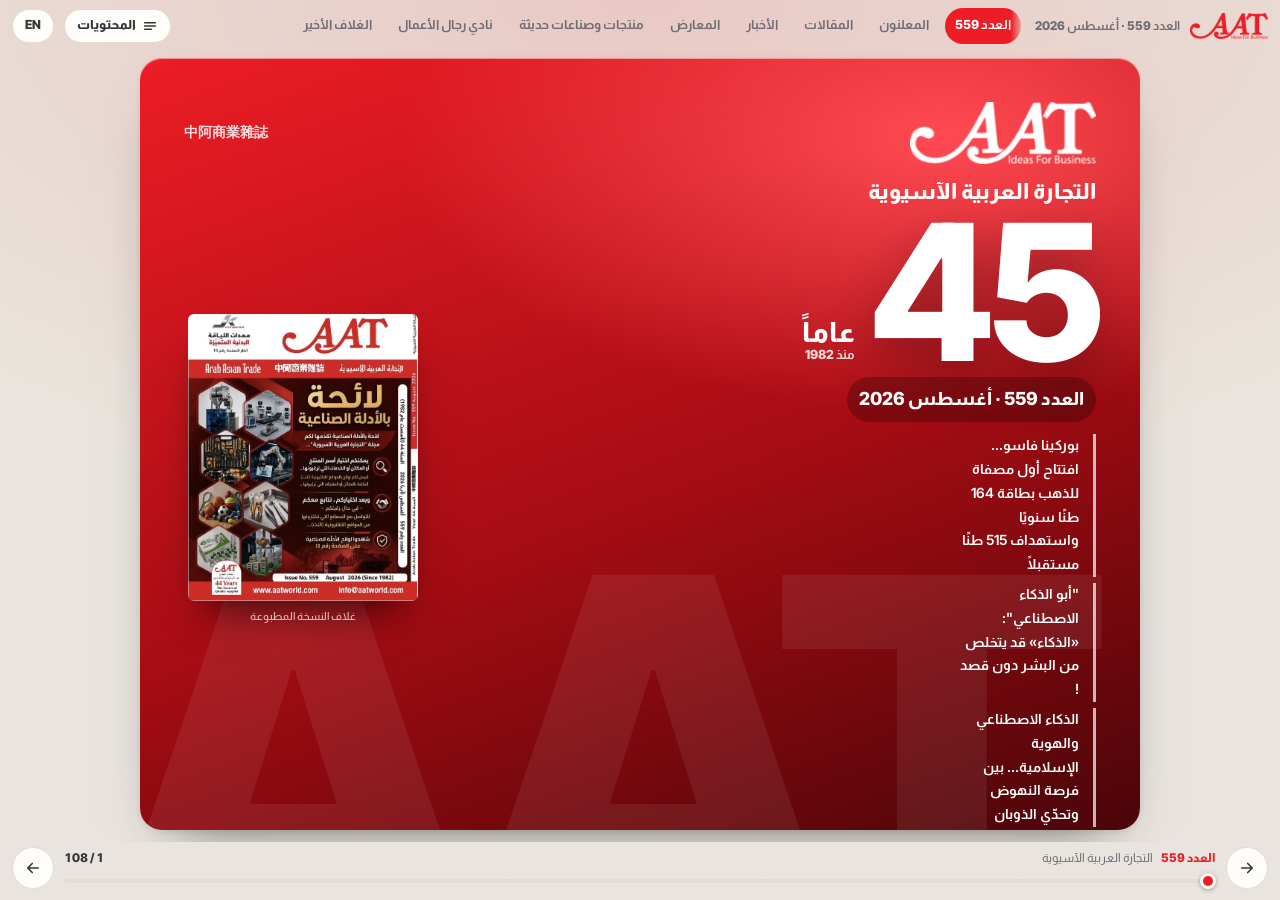
<file: issue.html>
<!doctype html>
<html lang="en" dir="ltr">
<head>
<meta charset="utf-8">
<meta name="viewport" content="width=device-width, initial-scale=1, viewport-fit=cover">
<title>AAT Issue 559</title>
<meta name="description" content="Arab Asian Trade, issue 559: the whole issue as one swipeable digital magazine.">
<link rel="icon" href="assets/img/logo.png" type="image/png">
<link rel="stylesheet" href="assets/css/issue.css">
</head>
<body>
<div id="iz">
  <header class="iz-top"><img src="assets/img/logo.png" alt="AAT, Ideas For Business"><span id="iz-issue"></span><nav id="iz-tabs" aria-label="Sections"></nav><button type="button" class="iz-b" id="iz-toc" data-act="toc"><svg viewBox="0 0 24 24" fill="none" stroke="currentColor" stroke-width="2.2" stroke-linecap="round"><path d="M4 7h16M4 12h16M4 17h10"/></svg><span>Contents</span></button><button type="button" class="iz-b" id="iz-lang" data-act="lang" aria-label="Language">ع</button></header>
  <main id="deck" tabindex="-1"></main>
  <footer class="iz-bar"><button type="button" class="iz-nav" id="iz-prev" data-act="prev"><svg viewBox="0 0 24 24" width="18" height="18" fill="none" stroke="currentColor" stroke-width="2.2" stroke-linecap="round" stroke-linejoin="round"><path d="M5 12h14M13 6l6 6-6 6"/></svg></button><div class="iz-mid"><div class="iz-meta"><span id="iz-sec"></span><span id="iz-ttl"></span><span id="iz-num"></span></div><input id="iz-range" type="range" min="0" max="1" value="0" step="1" aria-label="Page"></div><button type="button" class="iz-nav" id="iz-next" data-act="next"><svg viewBox="0 0 24 24" width="18" height="18" fill="none" stroke="currentColor" stroke-width="2.2" stroke-linecap="round" stroke-linejoin="round"><path d="M5 12h14M13 6l6 6-6 6"/></svg></button></footer>
</div>
<div id="iz-zoom" hidden role="dialog" aria-label="Advert"></div>
<noscript><p style="padding:16px;text-align:center">This magazine needs JavaScript.</p></noscript>
<script src="assets/js/config.js"></script>
<script src="assets/js/data/data.js"></script>
<script src="assets/js/data/issue.js"></script>
<script src="assets/js/data/extra.js"></script>
<script src="assets/js/data/extra2.js"></script>
<script src="assets/js/i18n.js"></script>
<script src="assets/js/custom.js"></script>
<script src="assets/js/core.js"></script>
<script src="assets/js/brand.js"></script>
<script src="assets/js/issue.js"></script>
</body>
</html>
</file>
<file: assets/css/issue.css>
/* AAT issue: one swipeable magazine */
@font-face { font-family: "Inter Tight"; font-weight: 400; font-display: swap; src: url("../fonts/inter-tight-latin-400-normal.woff2") format("woff2"); }
@font-face { font-family: "Inter Tight"; font-weight: 600; font-display: swap; src: url("../fonts/inter-tight-latin-600-normal.woff2") format("woff2"); }
@font-face { font-family: "Inter Tight"; font-weight: 800; font-display: swap; src: url("../fonts/inter-tight-latin-800-normal.woff2") format("woff2"); }
@font-face { font-family: "Almarai"; font-weight: 400; font-display: swap; src: url("../fonts/almarai-arabic-400-normal.woff2") format("woff2"); }
@font-face { font-family: "Almarai"; font-weight: 700; font-display: swap; src: url("../fonts/almarai-arabic-700-normal.woff2") format("woff2"); }
@font-face { font-family: "Almarai"; font-weight: 800; font-display: swap; src: url("../fonts/almarai-arabic-800-normal.woff2") format("woff2"); }
:root { --red: #EC1D25; --sec: #EC1D25; --bg: #E9E5DE; --paper: #FFFDF9; --ink: #121214; --text: #34343A; --muted: #6C6C75; --line: #E2DDD3; --font: "Inter Tight", "Segoe UI", system-ui, sans-serif; --ease: cubic-bezier(.2, .8, .2, 1); --top: 52px; --bar: 58px; }
html[lang="ar"] { --font: "Almarai", "Inter Tight", Tahoma, sans-serif; }
@media (prefers-color-scheme: dark) { :root:not([data-theme="light"]) { --bg: #0E0F12; --paper: #17181C; --ink: #F4F4F6; --text: #D3D3DA; --muted: #9A9AA5; --line: #2A2B31; } }
:root[data-theme="dark"] { --bg: #0E0F12; --paper: #17181C; --ink: #F4F4F6; --text: #D3D3DA; --muted: #9A9AA5; --line: #2A2B31; }
* { box-sizing: border-box; } html, body { height: 100%; margin: 0; }
body { background: var(--bg); color: var(--text); font: 400 16px/1.6 var(--font); -webkit-font-smoothing: antialiased; overflow: hidden; }
html[lang="ar"] body { line-height: 1.85; }
button { font: inherit; color: inherit; cursor: pointer; } a { color: inherit; } img { max-width: 100%; display: block; }
#iz { height: 100dvh; display: grid; grid-template-rows: var(--top) minmax(0, 1fr) var(--bar); background: radial-gradient(120% 80% at 50% 0, color-mix(in srgb, var(--sec) 14%, var(--bg)), var(--bg) 70%); transition: background .6s; }
.iz-top { display: flex; align-items: center; gap: 10px; padding: 0 12px; min-width: 0; }
.iz-top img { height: 26px; width: auto; flex: none; } #iz-issue { font-size: 12px; font-weight: 700; color: var(--muted); white-space: nowrap; }
#iz-tabs { flex: 1; min-width: 0; display: flex; gap: 6px; overflow-x: auto; scrollbar-width: none; padding-inline: 4px; mask: linear-gradient(to right, transparent, #000 14px, #000 calc(100% - 14px), transparent); -webkit-mask: linear-gradient(to right, transparent, #000 14px, #000 calc(100% - 14px), transparent); } #iz-tabs::-webkit-scrollbar { display: none; }
#iz-tabs button { flex: none; border: 0; background: none; padding: 6px 10px; border-radius: 999px; font-size: 12.5px; font-weight: 700; color: var(--muted); white-space: nowrap; transition: background-color .25s, color .25s; }
#iz-tabs button.on { background: var(--a); color: #fff; }
.iz-b { flex: none; display: inline-flex; align-items: center; gap: 6px; height: 34px; padding: 0 12px; border-radius: 999px; border: 1px solid var(--line); background: var(--paper); font-size: 12.5px; font-weight: 800; }
.iz-b svg { width: 16px; height: 16px; } #iz-lang { min-width: 40px; justify-content: center; }
@media (max-width: 700px) { #iz-issue { display: none; } #iz-toc span { display: none; } #iz-toc { padding: 0 9px; } }
/* deck */
#deck { display: flex; overflow-x: auto; overflow-y: hidden; scroll-snap-type: x mandatory; scrollbar-width: none; overscroll-behavior-x: contain; perspective: 1800px; } #deck::-webkit-scrollbar { display: none; }
.pg { flex: 0 0 100%; min-width: 0; height: 100%; scroll-snap-align: center; scroll-snap-stop: always; display: grid; place-items: center; padding: 4px 10px 8px; }
.sheet { width: min(100%, 560px); height: 100%; background: var(--paper); border-radius: 18px; overflow-x: hidden; overflow-y: auto; overscroll-behavior-y: contain; scrollbar-width: thin; box-shadow: 0 1px 0 rgba(255, 255, 255, .5) inset, 0 30px 60px -34px rgba(0, 0, 0, .55), 0 2px 6px rgba(0, 0, 0, .08); position: relative; transform-origin: 50% 50%; }
@media (min-width: 900px) { .pg { padding: 6px 70px 12px; } .sheet { width: min(100%, 1120px); border-radius: 22px; } }
@supports (animation-timeline: view()) { @media (prefers-reduced-motion: no-preference) {
  .sheet { animation: pgTurn linear both; animation-timeline: view(inline); animation-range: entry 0% exit 100%; }
  @keyframes pgTurn { 0% { transform: rotateY(-22deg) scale(.9); opacity: .35; filter: brightness(.8); } 42%, 58% { transform: none; opacity: 1; filter: none; } 100% { transform: rotateY(22deg) scale(.9); opacity: .35; filter: brightness(.8); } }
  html[dir="rtl"] .sheet { animation: none; }
} }
/* bar */
.iz-bar { display: grid; grid-template-columns: auto minmax(0, 1fr) auto; align-items: center; gap: 10px; padding: 0 12px 6px; }
.iz-nav { width: 42px; height: 42px; border-radius: 50%; border: 1px solid var(--line); background: var(--paper); display: grid; place-items: center; transition: transform .25s var(--ease), background-color .2s, color .2s; } .iz-nav:hover { background: var(--sec); color: #fff; border-color: var(--sec); } .iz-nav:active { transform: scale(.92); }
html[dir="ltr"] #iz-prev svg, html[dir="rtl"] #iz-next svg { transform: scaleX(-1); }
.iz-mid { display: grid; gap: 4px; min-width: 0; } .iz-meta { display: flex; align-items: baseline; gap: 8px; min-width: 0; font-size: 12px; }
#iz-sec { font-weight: 800; color: var(--sec); white-space: nowrap; } #iz-ttl { flex: 1; min-width: 0; overflow: hidden; text-overflow: ellipsis; white-space: nowrap; color: var(--muted); } #iz-num { font-weight: 700; font-variant-numeric: tabular-nums; white-space: nowrap; }
#iz-range { -webkit-appearance: none; appearance: none; width: 100%; height: 16px; background: none; margin: 0; --p: 0%; cursor: pointer; }
#iz-range::-webkit-slider-runnable-track { height: 4px; border-radius: 4px; background: linear-gradient(to right, var(--sec) var(--p), var(--line) var(--p)); } html[dir="rtl"] #iz-range::-webkit-slider-runnable-track { background: linear-gradient(to left, var(--sec) var(--p), var(--line) var(--p)); }
#iz-range::-moz-range-track { height: 4px; border-radius: 4px; background: var(--line); } #iz-range::-moz-range-progress { height: 4px; border-radius: 4px; background: var(--sec); }
#iz-range::-webkit-slider-thumb { -webkit-appearance: none; width: 16px; height: 16px; margin-top: -6px; border-radius: 50%; background: var(--sec); border: 3px solid var(--paper); box-shadow: 0 1px 4px rgba(0, 0, 0, .35); } #iz-range::-moz-range-thumb { width: 12px; height: 12px; border-radius: 50%; background: var(--sec); border: 3px solid var(--paper); }
button:focus-visible, a:focus-visible, #iz-range:focus-visible { outline: 2px solid var(--sec); outline-offset: 2px; }
/* shared type */
.kick { margin: 0; font-size: 11.5px; font-weight: 800; letter-spacing: .14em; text-transform: uppercase; color: var(--red); } html[lang="ar"] .kick, [lang="ar"] .kick { letter-spacing: 0; font-size: 13px; }
.sheet h2 { margin: 0; color: var(--ink); font-size: clamp(26px, 5.4vw, 44px); line-height: 1.12; font-weight: 800; letter-spacing: -.02em; text-wrap: balance; } html[lang="ar"] .sheet h2, [lang="ar"] h2 { letter-spacing: 0; line-height: 1.4; }
.sheet h3 { margin: 18px 0 8px; font-size: 13px; font-weight: 800; letter-spacing: .1em; text-transform: uppercase; color: var(--muted); } html[lang="ar"] .sheet h3 { letter-spacing: 0; font-size: 14.5px; }
.lead { font-size: 18px; line-height: 1.55; color: var(--ink); margin: 10px 0; } html[lang="ar"] .lead { line-height: 1.9; }
.row { display: flex; flex-wrap: wrap; gap: 10px; margin-top: 16px; }
.btn { display: inline-flex; align-items: center; justify-content: center; min-height: 46px; padding: 10px 20px; border-radius: 999px; background: var(--red); color: #fff; font-weight: 800; text-decoration: none; transition: transform .25s var(--ease), box-shadow .25s; } .btn:hover { transform: translateY(-2px); box-shadow: 0 12px 22px -12px var(--red); } .btn.ln { background: none; color: var(--ink); border: 1.5px solid var(--line); }
/* entrance, once per page */
.pg .sheet > * > * { opacity: 0; transform: translateY(14px); } .pg.seen .sheet > * > * { opacity: 1; transform: none; transition: opacity .6s ease, transform .7s var(--ease); }
.pg.seen .sheet > * > *:nth-child(2) { transition-delay: .06s; } .pg.seen .sheet > * > *:nth-child(3) { transition-delay: .12s; } .pg.seen .sheet > * > *:nth-child(4) { transition-delay: .18s; } .pg.seen .sheet > * > *:nth-child(n+5) { transition-delay: .24s; }
@media (prefers-reduced-motion: reduce) { .pg .sheet > * > * { opacity: 1; transform: none; } }
/* cover */
.pg-cover .sheet { background: radial-gradient(90% 60% at 80% 10%, #ff4a52 0, transparent 60%), linear-gradient(160deg, #EC1D25 0, #A60C13 55%, #4A0509 100%); color: #fff; }
.cv { min-height: 100%; display: grid; grid-template-rows: auto auto 1fr auto auto auto; gap: 8px; padding: clamp(18px, 4vw, 44px); position: relative; overflow: hidden; }
.cv::before { content: "AAT"; position: absolute; inset-inline-end: -4%; bottom: -8%; font-size: clamp(180px, 46vw, 520px); font-weight: 800; line-height: .8; color: rgba(255, 255, 255, .07); letter-spacing: -.05em; pointer-events: none; }
.cv-top { display: flex; justify-content: space-between; align-items: center; } .cv-logo { height: clamp(46px, 9vw, 84px); filter: brightness(0) invert(1); } .cv-top span { font-size: 14px; font-weight: 700; opacity: .85; }
.cv-name { margin: 0; font-size: clamp(15px, 2.4vw, 22px); font-weight: 800; letter-spacing: .06em; text-transform: uppercase; opacity: .92; } html[lang="ar"] .cv-name { letter-spacing: 0; }
.cv-n { align-self: center; display: flex; align-items: flex-end; gap: 14px; } .cv-n b { font-size: clamp(120px, 34vw, 300px); line-height: .78; font-weight: 800; letter-spacing: -.05em; text-shadow: 0 20px 50px rgba(0, 0, 0, .3); } .cv-n span { display: grid; font-size: clamp(22px, 4vw, 40px); font-weight: 800; padding-bottom: 6px; line-height: 1.1; } .cv-n small { font-size: .45em; font-weight: 700; opacity: .85; }
.cv-is { margin: 0; font-size: clamp(14px, 2vw, 18px); font-weight: 800; padding: 6px 12px; border-radius: 999px; background: rgba(0, 0, 0, .25); justify-self: start; }
.cv-h { margin: 4px 0 0; padding: 0; list-style: none; display: grid; gap: 6px; max-width: 46ch; } .cv-h li { padding-inline-start: 14px; border-inline-start: 3px solid rgba(255, 255, 255, .7); font-size: clamp(14px, 1.8vw, 17px); font-weight: 600; line-height: 1.4; } html[lang="ar"] .cv-h li { line-height: 1.7; }
.cv-pr { position: absolute; inset-inline-end: clamp(14px, 4vw, 48px); top: 30%; margin: 0; width: clamp(90px, 20vw, 230px); transform: rotate(6deg); transition: transform .6s var(--ease); } html[dir="rtl"] .cv-pr { transform: rotate(-6deg); } .cv-pr img { border-radius: 6px; box-shadow: 0 24px 40px -18px rgba(0, 0, 0, .7); } .cv-pr figcaption { font-size: 10.5px; text-align: center; margin-top: 6px; opacity: .8; } .cv-pr:hover { transform: rotate(0) scale(1.05); }
.cv-sw { margin: 8px 0 0; display: inline-flex; align-items: center; gap: 8px; font-weight: 700; font-size: 14px; opacity: .9; } .cv-sw svg { animation: nudge 1.6s ease-in-out infinite; } html[dir="rtl"] .cv-sw svg { transform: scaleX(-1); animation-name: nudgeR; }
@keyframes nudge { 50% { transform: translateX(7px); } } @keyframes nudgeR { 0%, 100% { transform: scaleX(-1); } 50% { transform: scaleX(-1) translateX(7px); } }
@media (max-width: 560px) { .cv-pr { top: auto; bottom: 150px; width: 96px; } }
/* welcome + contents */
.wl, .tc, .cl { padding: clamp(20px, 4vw, 52px); max-width: 860px; margin-inline: auto; }
.wl-f { display: grid; grid-template-columns: repeat(3, 1fr); gap: 10px; margin-top: 18px; } .wl-f div { padding: 14px; border-radius: 14px; background: color-mix(in srgb, var(--red) 6%, var(--paper)); border: 1px solid var(--line); display: grid; } .wl-f b { font-size: clamp(24px, 4vw, 38px); line-height: 1.1; font-weight: 800; color: var(--ink); } .wl-f span { font-size: 12.5px; color: var(--muted); font-weight: 600; }
.tc-l { list-style: none; margin: 16px 0 0; padding: 0; display: grid; gap: 8px; } .tc-l button { width: 100%; display: grid; grid-template-columns: 46px 1fr auto 20px; align-items: center; gap: 12px; padding: 12px 14px; border-radius: 14px; border: 1px solid var(--line); background: var(--paper); text-align: start; transition: transform .25s var(--ease), border-color .2s, box-shadow .25s; }
.tc-l i { font-style: normal; font-size: 22px; font-weight: 800; color: var(--a); font-variant-numeric: tabular-nums; } .tc-l b { font-size: 17px; color: var(--ink); } .tc-l small { color: var(--muted); font-size: 12px; } .tc-l svg { color: var(--muted); } html[dir="rtl"] .tc-l svg, html[dir="rtl"] .op-go svg, html[dir="rtl"] .ad-go svg, html[dir="rtl"] .ex-l a svg { transform: scaleX(-1); }
.tc-l button:hover { transform: translateX(4px); border-color: var(--a); box-shadow: inset 4px 0 0 var(--a); } html[dir="rtl"] .tc-l button:hover { transform: translateX(-4px); box-shadow: inset -4px 0 0 var(--a); }
.tc-az { display: grid; grid-template-columns: repeat(auto-fill, minmax(230px, 1fr)); gap: 2px 18px; } .tc-az button { display: flex; align-items: baseline; gap: 8px; padding: 7px 2px; border: 0; border-bottom: 1px dotted var(--line); background: none; text-align: start; font-size: 14px; } .tc-az span { flex: 1; min-width: 0; overflow: hidden; text-overflow: ellipsis; white-space: nowrap; direction: ltr; text-align: start; } .tc-az i { font-style: normal; font-weight: 800; color: var(--red); font-variant-numeric: tabular-nums; } .tc-az button:hover span { color: var(--red); }
/* section opener */
.pg-op .sheet { background: linear-gradient(150deg, var(--a, #EC1D25), color-mix(in srgb, var(--a, #EC1D25) 55%, #000)); color: #fff; }
.op { min-height: 100%; display: grid; align-content: center; gap: 10px; padding: clamp(24px, 6vw, 80px); position: relative; overflow: hidden; background: linear-gradient(150deg, var(--a), color-mix(in srgb, var(--a) 50%, #000)); }
.op i { font-style: normal; font-size: clamp(120px, 30vw, 300px); line-height: .8; font-weight: 800; color: rgba(255, 255, 255, .16); letter-spacing: -.04em; } .op h2 { color: #fff; font-size: clamp(38px, 8vw, 84px); } .op p { margin: 0; font-size: clamp(16px, 2vw, 20px); max-width: 44ch; opacity: .92; }
.op-go { width: 54px; height: 54px; border-radius: 50%; border: 2px solid rgba(255, 255, 255, .7); display: grid; place-items: center; margin-top: 10px; animation: nudge 1.8s ease-in-out infinite; }
/* advertiser page */
.ad { min-height: 100%; display: grid; grid-template-rows: auto 1fr auto; }
.ad-h { display: flex; align-items: center; gap: 14px; padding: clamp(16px, 3vw, 30px); background: linear-gradient(135deg, var(--a), var(--b)); color: #fff; position: relative; overflow: hidden; }
.ad-h::after { content: ""; position: absolute; inset-inline-end: -60px; top: -80px; width: 240px; height: 240px; border-radius: 50%; border: 36px solid rgba(255, 255, 255, .1); }
.ad-lg { flex: none; width: clamp(84px, 14vw, 150px); aspect-ratio: 16 / 9; background: #fff; border-radius: 12px; display: grid; place-items: center; padding: 8px; box-shadow: 0 12px 24px -12px rgba(0, 0, 0, .6); } .ad-lg img { max-width: 100%; max-height: 100%; object-fit: contain; }
.ad-h h2 { color: #fff; font-size: clamp(20px, 3.4vw, 34px); } .ad-h p { margin: 4px 0 0; font-size: 13.5px; opacity: .92; font-weight: 600; }
.ad-b { padding: clamp(16px, 3vw, 30px); } .ad-hl { margin: 0 0 8px; font-size: clamp(20px, 3vw, 30px); line-height: 1.2; font-weight: 800; color: var(--ink); text-wrap: balance; } .ad-ab { margin: 0; font-size: 16.5px; max-width: 70ch; }
.ad-g { display: grid; gap: 10px; grid-template-columns: repeat(2, 1fr); } .ad-g.n1 { grid-template-columns: 1fr; } .ad-g figure { margin: 0; border: 1px solid var(--line); border-radius: 14px; overflow: hidden; background: #fff; transition: transform .35s var(--ease), box-shadow .35s; } .ad-g img { width: 100%; aspect-ratio: 4 / 3; object-fit: contain; padding: 8px; } .ad-g figcaption { padding: 8px 10px; font-size: 12.5px; font-weight: 700; line-height: 1.35; color: #222; border-top: 1px solid #eee; } .ad-g figure:hover { transform: translateY(-4px); box-shadow: 0 16px 28px -18px var(--a); }
.ad-ln { list-style: none; margin: 0; padding: 0; display: grid; gap: 6px; } .ad-ln li { display: flex; gap: 12px; align-items: baseline; padding: 10px 12px; border-radius: 10px; background: color-mix(in srgb, var(--a) 6%, var(--paper)); font-weight: 600; font-size: 14.5px; } .ad-ln i { font-style: normal; font-weight: 800; color: var(--a); }
.ad-f { padding: 0 clamp(16px, 3vw, 30px) clamp(16px, 3vw, 26px); display: grid; gap: 10px; }
.ad-go { display: flex; align-items: center; justify-content: space-between; gap: 12px; padding: 12px 18px; border-radius: 16px; background: var(--a); color: #fff; text-decoration: none; transition: transform .25s var(--ease), box-shadow .25s; } .ad-go span { display: grid; } .ad-go b { font-size: 17px; } .ad-go small { opacity: .9; font-size: 12.5px; direction: ltr; } .ad-go:hover { transform: translateY(-2px); box-shadow: 0 16px 28px -14px var(--a); }
.ad-c { display: flex; flex-wrap: wrap; gap: 8px; } .ad-c a { flex: 1 1 200px; padding: 8px 12px; border-radius: 12px; border: 1px solid var(--line); text-decoration: none; font-size: 13.5px; font-weight: 700; color: var(--ink); direction: ltr; text-align: start; overflow-wrap: anywhere; } .ad-c small { display: block; font-size: 10.5px; color: var(--muted); font-weight: 700; text-transform: uppercase; letter-spacing: .08em; }
@media (min-width: 900px) { .ad { grid-template-columns: minmax(0, .9fr) minmax(0, 1.1fr); grid-template-rows: 1fr auto; } .ad-h { grid-row: 1 / 3; flex-direction: column; align-items: flex-start; justify-content: flex-end; gap: 22px; padding: 48px; } .ad-h h2 { font-size: clamp(30px, 3.2vw, 48px); } .ad-h p { font-size: 16px; } .ad-lg { width: 220px; } .ad-b { padding: 44px 44px 10px; align-self: center; } .ad-f { padding: 0 44px 40px; grid-template-columns: 1fr; } .ad-g.n3, .ad-g.n4 { grid-template-columns: repeat(2, 1fr); } }
/* reader */
.rd-pic { margin: 0; aspect-ratio: 16 / 9; overflow: hidden; background: #111; } .rd-pic img { width: 100%; height: 100%; object-fit: cover; object-position: center 30%; } .rd-pic.fit { background: color-mix(in srgb, var(--ink) 6%, var(--paper)); } .rd-pic.fit img { object-fit: contain; }
.rd-b { padding: clamp(18px, 4vw, 44px); max-width: 780px; margin-inline: auto; } .rd-b h2 { font-size: clamp(24px, 4.4vw, 40px); margin-top: 6px; }
.rd-by { display: flex; align-items: center; gap: 10px; margin: 12px 0 0; padding-bottom: 12px; border-bottom: 1px solid var(--line); font-size: 14px; color: var(--muted); } .rd-by img { width: 42px; height: 42px; border-radius: 50%; object-fit: cover; } .rd-by b { color: var(--ink); }
.prose { margin-top: 14px; font-size: 17.5px; line-height: 1.8; } [dir="rtl"] .prose { font-size: 18px; line-height: 2.05; font-family: "Almarai", "Inter Tight", Tahoma, sans-serif; } .prose p { margin: 0 0 14px; } .prose > p:first-child { font-size: 1.08em; color: var(--ink); }
.prose h4 { margin: 20px 0 8px; font-size: 1.05em; color: var(--ink); padding-inline-start: 12px; border-inline-start: 3px solid var(--red); } .prose .bul { padding-inline-start: 18px; position: relative; } .prose .bul::before { content: ""; position: absolute; inset-inline-start: 2px; top: .8em; width: 6px; height: 6px; border-radius: 50%; background: var(--red); }
@media (min-width: 900px) { .pg-rd .rd { display: grid; grid-template-columns: minmax(0, .85fr) minmax(0, 1.15fr); min-height: 100%; } .pg-rd .rd-pic { aspect-ratio: auto; position: sticky; top: 0; height: calc(100dvh - var(--top) - var(--bar) - 18px); } .pg-rd .rd-b { margin: 0; } }
/* lists: exhibitions, modern */
.ex header { padding: clamp(18px, 4vw, 40px); background: linear-gradient(135deg, var(--a), color-mix(in srgb, var(--a) 55%, #000)); color: #fff; display: grid; grid-template-columns: 1fr auto; align-items: end; gap: 6px 14px; position: sticky; top: 0; z-index: 1; } .ex header .kick { color: rgba(255, 255, 255, .85); grid-column: 1 / 3; } .ex header h2 { color: #fff; } .ex header b { font-size: clamp(40px, 8vw, 72px); line-height: .9; font-weight: 800; opacity: .9; }
.ex-l { list-style: none; margin: 0; padding: 8px clamp(10px, 3vw, 30px) 20px; display: grid; gap: 0; } .ex-l li { display: grid; grid-template-columns: 50px minmax(0, 1fr) auto; align-items: center; gap: 12px; padding: 11px 4px; border-bottom: 1px solid var(--line); }
.ex-l i { font-style: normal; display: grid; justify-items: center; line-height: 1.1; font-size: 11px; font-weight: 700; color: var(--muted); } .ex-l i b { font-size: 22px; color: var(--a); } .ex-l span { display: grid; min-width: 0; } .ex-l span b { color: var(--ink); font-size: 15px; line-height: 1.35; } .ex-l small { color: var(--muted); font-size: 12.5px; }
.ex-l em { font-style: normal; font-size: 11.5px; font-weight: 800; color: var(--a); white-space: nowrap; } .ex-l a { width: 36px; height: 36px; border-radius: 50%; border: 1px solid var(--line); display: grid; place-items: center; color: var(--a); transition: background-color .2s, color .2s; } .ex-l a:hover { background: var(--a); color: #fff; }
@media (min-width: 900px) { .ex-l { grid-template-columns: 1fr 1fr; column-gap: 34px; } }
/* club + back */
.cl-l { list-style: none; margin: 0; padding: 0; display: grid; gap: 8px; grid-template-columns: repeat(auto-fill, minmax(260px, 1fr)); } .cl-l li { display: flex; gap: 12px; padding: 12px 14px; border-radius: 12px; border: 1px solid var(--line); font-size: 14.5px; line-height: 1.5; } .cl-l i { font-style: normal; font-weight: 800; color: #B8860B; }
.pg-bk .sheet { background: #111216; color: #E8E8EC; } .bk { min-height: 100%; display: grid; grid-template-rows: 1fr auto; }
.bk-ad { display: grid; align-content: center; justify-items: center; gap: 12px; padding: clamp(24px, 5vw, 60px); text-align: center; text-decoration: none; background: radial-gradient(80% 70% at 50% 30%, color-mix(in srgb, var(--a) 60%, #111), #111216 80%); } .bk-ad img { width: min(60%, 320px); background: #fff; border-radius: 16px; padding: 14px; } .bk-ad b { font-size: clamp(22px, 4vw, 38px); color: #fff; line-height: 1.2; } .bk-ad span { max-width: 52ch; opacity: .85; } .bk-ad em { font-style: normal; font-weight: 800; padding: 8px 16px; border-radius: 999px; background: #fff; color: #111; direction: ltr; }
.bk-a { padding: clamp(18px, 4vw, 40px); border-top: 1px solid #2a2b31; display: grid; gap: 6px; justify-items: start; } .bk-a img { height: 40px; } .bk-a h2 { color: #fff; font-size: clamp(22px, 3.4vw, 34px); } .bk-a p { margin: 0; opacity: .8; } .bk-a .btn.ln { color: #fff; border-color: #3a3b42; } .bk-a small { opacity: .6; font-size: 12px; margin-top: 8px; }
@media (min-width: 900px) { .ad-h { justify-content: center; } .ad-h h2 { font-size: clamp(26px, 2.6vw, 40px); overflow-wrap: anywhere; } }
@media (max-width: 560px) { .cv-pr { top: 150px; bottom: auto; width: 92px; } }

/* ── second pass: calmer sizes, and the advertiser page shows the real advert ── */
body { font-size: 15px; }
@media (min-width: 900px) { .sheet { width: min(100%, 1000px); } .pg { padding: 6px 60px 12px; } }
.sheet h2 { font-size: clamp(22px, 3.6vw, 32px); } .lead { font-size: 16px; } .sheet h3 { font-size: 12px; margin: 14px 0 6px; }
.op i { font-size: clamp(84px, 18vw, 170px); } .op h2 { font-size: clamp(30px, 5vw, 54px); } .op p { font-size: 15.5px; } .op-go { width: 44px; height: 44px; }
.cv-n b { font-size: clamp(96px, 22vw, 190px); } .cv-n span { font-size: clamp(18px, 2.6vw, 28px); } .cv-logo { height: clamp(40px, 6vw, 62px); } .cv-h li { font-size: 14px; }
.wl-f b { font-size: clamp(20px, 2.8vw, 28px); } .tc-l button { padding: 9px 12px; } .tc-l i { font-size: 18px; } .tc-l b { font-size: 15px; } .tc-az button { font-size: 13px; padding: 5px 2px; }
.rd-b h2 { font-size: clamp(21px, 3vw, 30px); } .prose { font-size: 16px; line-height: 1.75; } [dir="rtl"] .prose { font-size: 16.5px; line-height: 2; }
.ex header b { font-size: clamp(32px, 5vw, 50px); } .ex-l span b { font-size: 14px; } .ex-l i b { font-size: 19px; } .ex-l li { padding: 8px 4px; }
.cl-l li { font-size: 13.5px; padding: 9px 12px; } .btn { min-height: 40px; padding: 8px 16px; font-size: 14px; }
.bk-ad b { font-size: clamp(20px, 3vw, 28px); } .bk-ad img { width: min(46%, 240px); } .bk-a h2 { font-size: clamp(19px, 2.6vw, 26px); }
/* advert */
.ad { display: grid; grid-template-columns: 1fr; grid-template-rows: none; min-height: 100%; background: var(--paper); }
.ad-pg { position: relative; display: grid; gap: 6px; padding: 10px; background: linear-gradient(160deg, color-mix(in srgb, var(--a) 22%, #16171b), #16171b); justify-items: center; }
.ad-pg.two { grid-template-columns: 1fr 1fr; }
.ad-im { display: block; border: 0; padding: 0; background: #fff; border-radius: 6px; overflow: hidden; cursor: zoom-in; box-shadow: 0 18px 36px -18px rgba(0, 0, 0, .8); max-width: 100%; transition: transform .4s var(--ease); } .ad-im img { display: block; width: 100%; height: auto; }
.ad-im:hover { transform: scale(1.012); }
.ad-z { position: absolute; inset-inline-end: 16px; bottom: 16px; font-size: 11px; font-weight: 700; padding: 5px 10px; border-radius: 999px; background: rgba(0, 0, 0, .6); color: #fff; pointer-events: none; }
.ad-s { display: grid; align-content: start; gap: 10px; padding: 16px; }
.ad .ad-h { all: unset; display: flex; align-items: center; gap: 12px; color: var(--ink); } .ad .ad-h::after { display: none; }
.ad .ad-lg { width: 92px; aspect-ratio: 16 / 9; border: 1px solid var(--line); box-shadow: none; padding: 6px; border-radius: 10px; }
.ad .ad-h h2 { color: var(--ink); font-size: clamp(17px, 2.2vw, 22px); line-height: 1.2; overflow-wrap: anywhere; } .ad .ad-h p { margin: 2px 0 0; font-size: 12.5px; color: var(--a); font-weight: 700; opacity: 1; }
.ad-hl { margin: 0; font-size: clamp(17px, 2.2vw, 21px); line-height: 1.25; font-weight: 800; color: var(--ink); padding-inline-start: 10px; border-inline-start: 3px solid var(--a); }
.ad-ab { margin: 0; font-size: 14px; line-height: 1.6; max-width: none; } html[lang="ar"] .ad-ab { line-height: 1.9; }
.ad-pt { list-style: none; margin: 0; padding: 0; display: grid; gap: 5px; } .ad-pt li { position: relative; padding-inline-start: 20px; font-size: 13.5px; line-height: 1.45; } .ad-pt li::before { content: ""; position: absolute; inset-inline-start: 2px; top: .42em; width: 9px; height: 5px; border-inline-start: 2px solid var(--a); border-bottom: 2px solid var(--a); transform: rotate(-45deg); } html[dir="rtl"] .ad-pt li::before { transform: scaleX(-1) rotate(-45deg); }
.ad-pt b { color: var(--ink); font-weight: 700; } .ad-pt span { color: var(--muted); } .ad-pt b + span::before { content: " — "; }
.ad-fx { display: flex; flex-wrap: wrap; gap: 5px; } .ad-fx span { font-size: 11.5px; font-weight: 700; padding: 4px 9px; border-radius: 999px; background: color-mix(in srgb, var(--a) 9%, var(--paper)); color: color-mix(in srgb, var(--a) 70%, var(--ink)); }
.ad .ad-g, .ad .ad-g.n1, .ad .ad-g.n3, .ad .ad-g.n4 { grid-template-columns: repeat(3, 1fr); gap: 6px; } .ad .ad-g figure { border-radius: 10px; } .ad .ad-g img { aspect-ratio: 1; padding: 4px; } .ad .ad-g figcaption { padding: 5px 6px; font-size: 10.5px; font-weight: 600; line-height: 1.3; }
.ad .ad-f { padding: 0; gap: 6px; margin-top: 2px; } .ad .ad-go { padding: 9px 14px; border-radius: 12px; } .ad .ad-go b { font-size: 14.5px; } .ad .ad-go small { font-size: 11.5px; }
.ad .ad-c a { flex: 1 1 150px; padding: 6px 10px; font-size: 12.5px; border-radius: 10px; } .ad .ad-c small { font-size: 9.5px; }
@media (min-width: 900px) {
  .ad { grid-template-columns: auto minmax(300px, 1fr); grid-template-rows: none; height: 100%; min-height: 0; }
  .ad-pg { height: 100%; min-height: 0; padding: 14px; align-content: center; } .ad-pg .ad-im { height: 100%; max-height: calc(100dvh - var(--top) - var(--bar) - 50px); } .ad-pg .ad-im img { height: 100%; width: auto; max-width: 100%; object-fit: contain; }
  .ad-pg.two { grid-template-columns: auto auto; } .ad-pg.two .ad-im img { max-width: 30vw; }
  .ad-s { padding: 22px 24px; overflow-y: auto; align-content: center; gap: 12px; }
  .ad.ad-np { grid-template-columns: 1fr; } .ad.ad-np .ad-s { max-width: 640px; margin-inline: auto; }
  .ad .ad-h, .ad .ad-b, .ad .ad-f { grid-row: auto; flex-direction: row; }
}
.ad.ad-np .ad-s { padding-top: 26px; border-top: 6px solid var(--a); }
#iz-zoom { position: fixed; inset: 0; z-index: 50; background: rgba(8, 8, 10, .92); display: grid; place-items: start center; overflow: auto; padding: 16px; cursor: zoom-out; } #iz-zoom[hidden] { display: none; } #iz-zoom img { width: min(100%, 1100px); height: auto; border-radius: 6px; box-shadow: 0 30px 80px -20px #000; }
</file>
